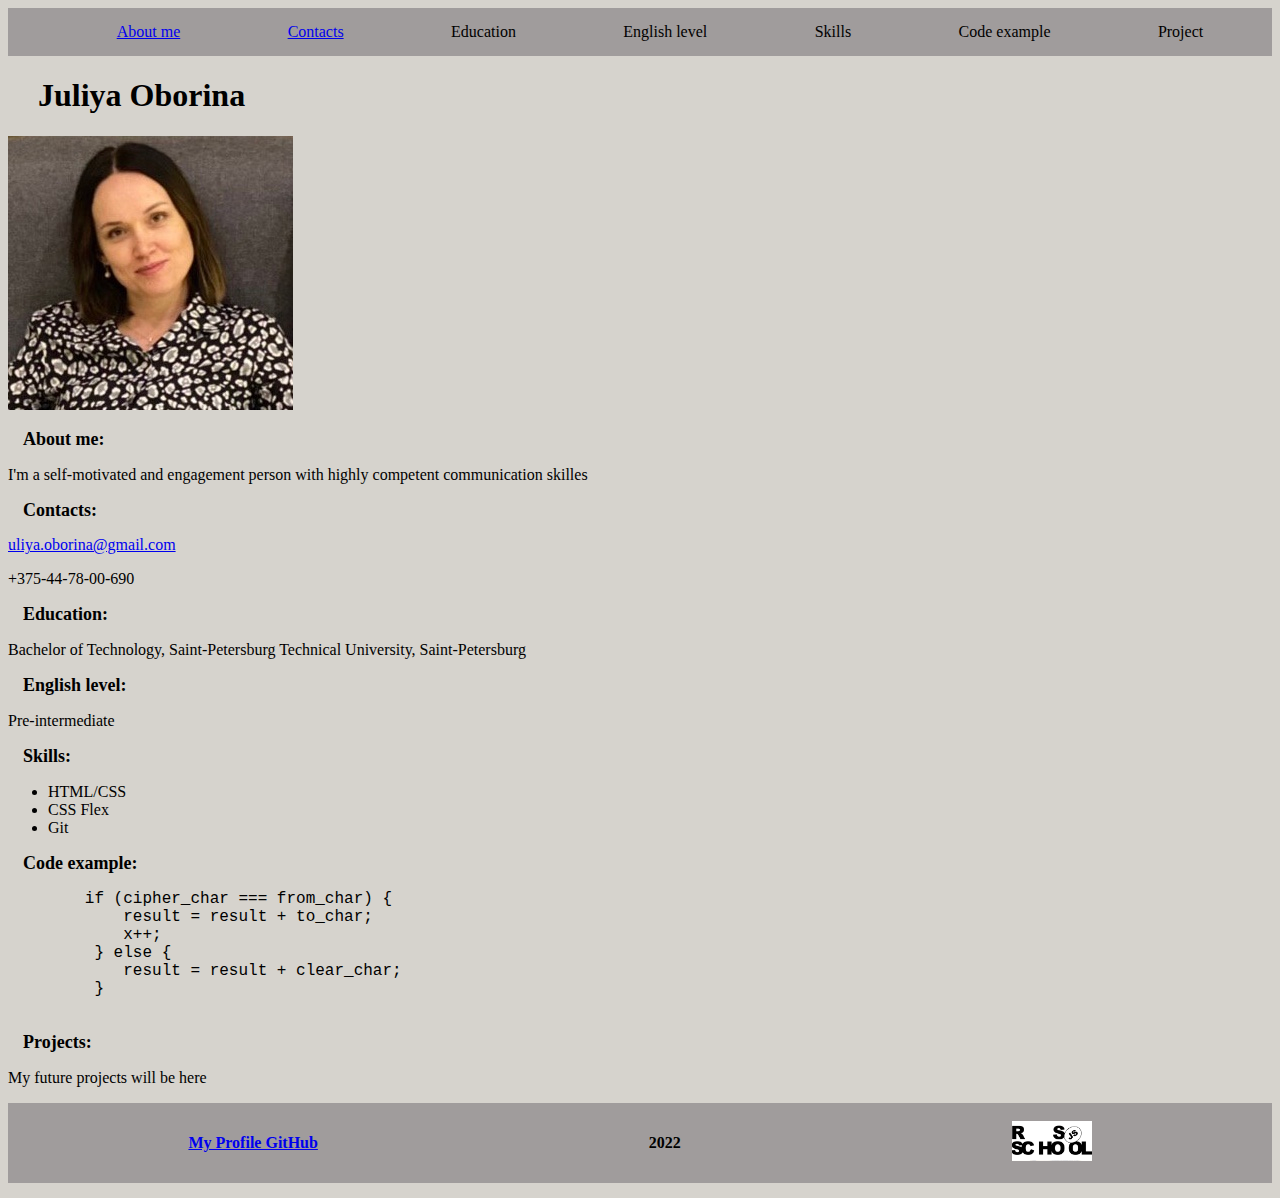
<file: index.html>
<!DOCTYPE html>
<html lang="en">
<head>
    <meta charset="UTF-8">
    <meta http-equiv="X-UA-Compatible" content="IE=edge">
    <meta name="viewport" content="width=device-width, initial-scale=1.0">
    <title>CV Juliya Oborina</title>
    <link rel="stylesheet" href="style.css">
</head>
<body class="body">
    <header class="header">
        <nav class="navigation">
            <ul class="navigation_list">
              <li class="navigation_items">
                <a href="#about-me">About me</a>
              </li>
              <li class="navigation_items">
                <a href="#Contacts">Contacts</a>
              </li>
              <li class="navigation_items">Education</li>
              <li class="navigation_items">English level</li>
              <li class="navigation_items">Skills</li>
              <li class="navigation_items">Code example</li>
              <li class="navigation_items">Project</li>
            </ul>
        </nav>
    </header>
    <main>
      <div>
        <h1 class="h1">Juliya Oborina</h1>
        <img src="IMG_7581-2_2.jpg" alt="Foto Juliya Oborina">
      </div>
      <div>
        <h2 class="h2">About me:</h2>
        <p>I'm a self-motivated and engagement person with highly competent communication skilles</p>
      </div>
      <div>
        <h2 class="h2">Contacts:</h2>
        <ul class="typenone">
          <li><a href="mailto:uliya.oborina@gmail.com">uliya.oborina@gmail.com</a></li>
          <li><p>+375-44-78-00-690</p></li>
        </ul>
      </div>
      <div>
        <h2 class="h2">Education:</h2>
        <p>Bachelor of Technology, Saint-Petersburg Technical University, Saint-Petersburg</p>
      </div>
      <div>
        <h2 class="h2">English level:</h2>
        <p>Pre-intermediate</p>
      </div>
      <div>
        <h2 class="h2">Skills:</h2>
        <ul>
          <li>HTML/CSS</li>
          <li>CSS Flex</li>
          <li>Git</li>
        </ul>
      </div>
      <div>
        <h2 class="h2">Code example:</h2>
        <pre>
        if (cipher_char === from_char) {
            result = result + to_char;
            x++;
         } else {
            result = result + clear_char;
         }
         </pre>
      </div>
      <div>
        <h2 class="h2">Projects:</h2>
        <p>My future projects will be here</p>
      </div> 
    </main>
    <footer class="footer">
      <a href="https://github.com/JuliliOb">
        My Profile GitHub
      </a>
      <p>2022</p>
      <a href="https://rs.school/js/">
        <img src="IMG_1262_1.JPG" width="80" height="40" alt="RSSchool">
      </a>
    </footer>
    </body>
</html>
</file>
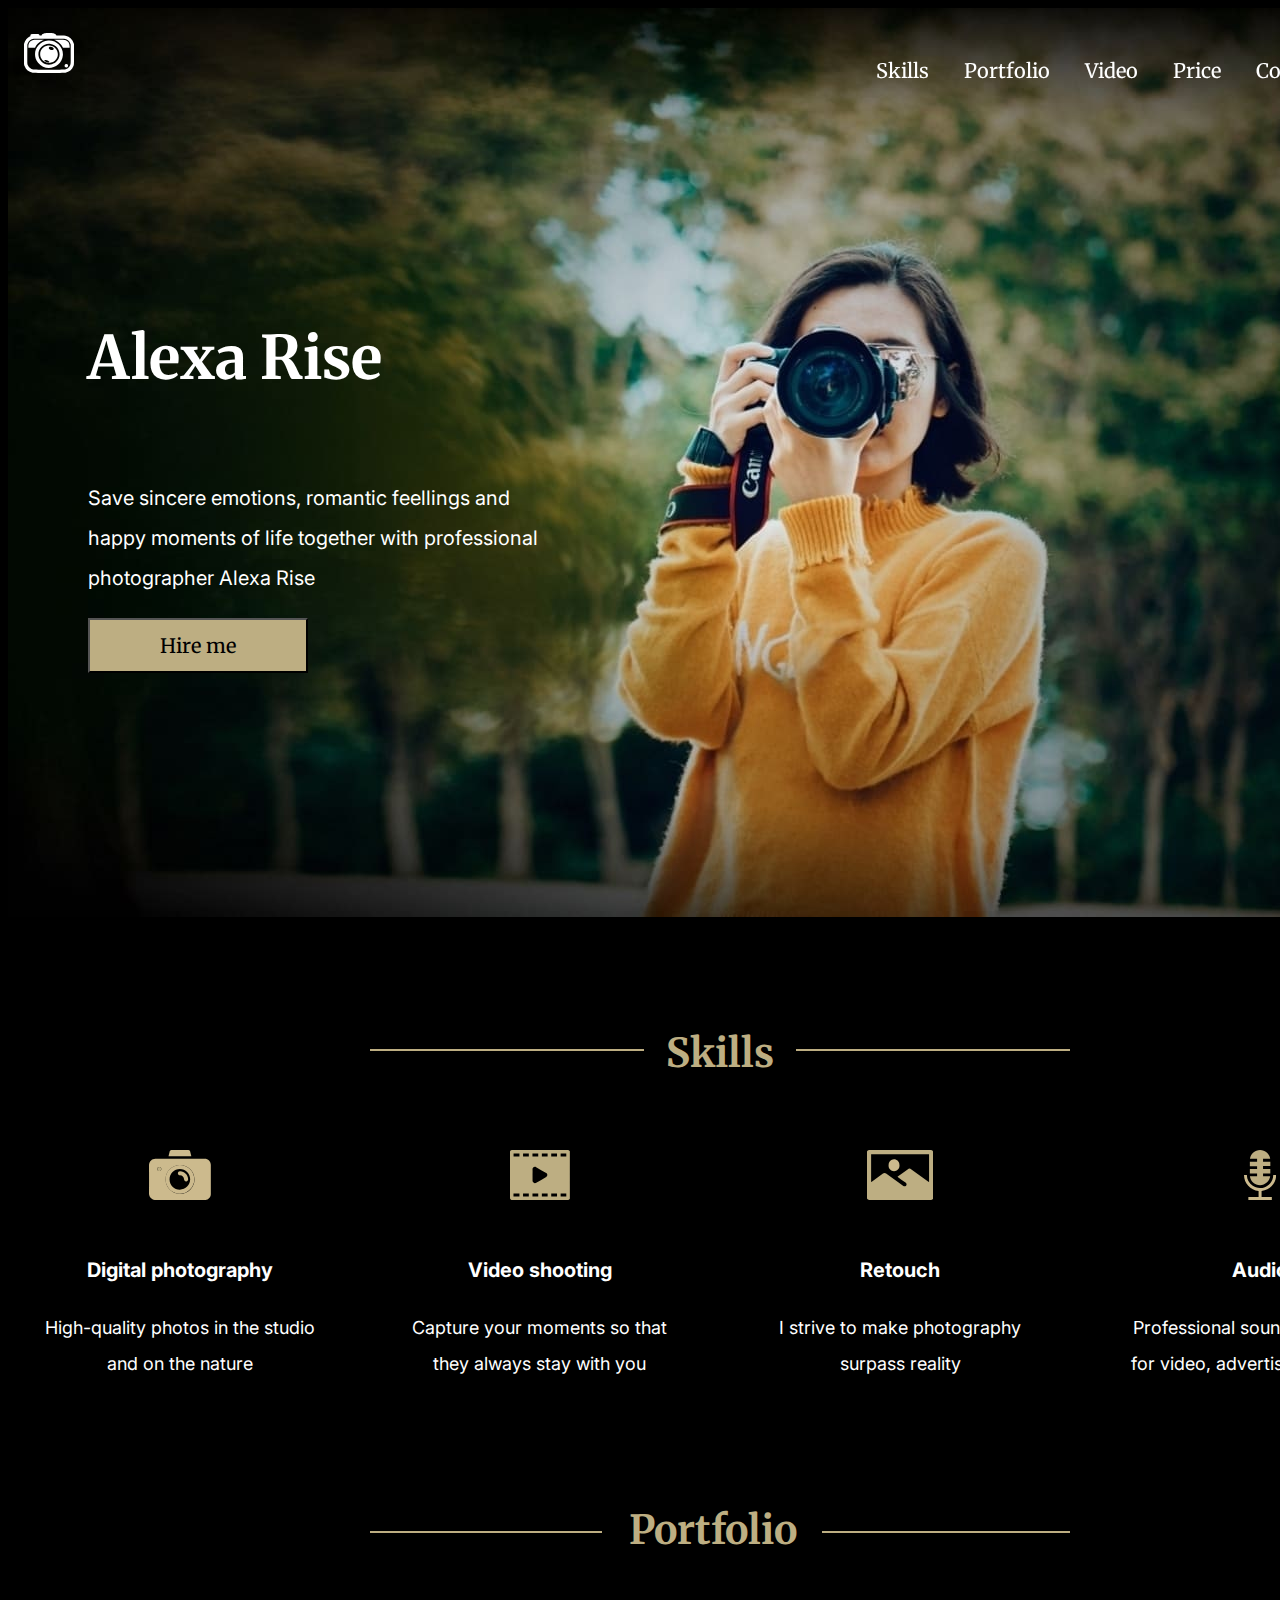
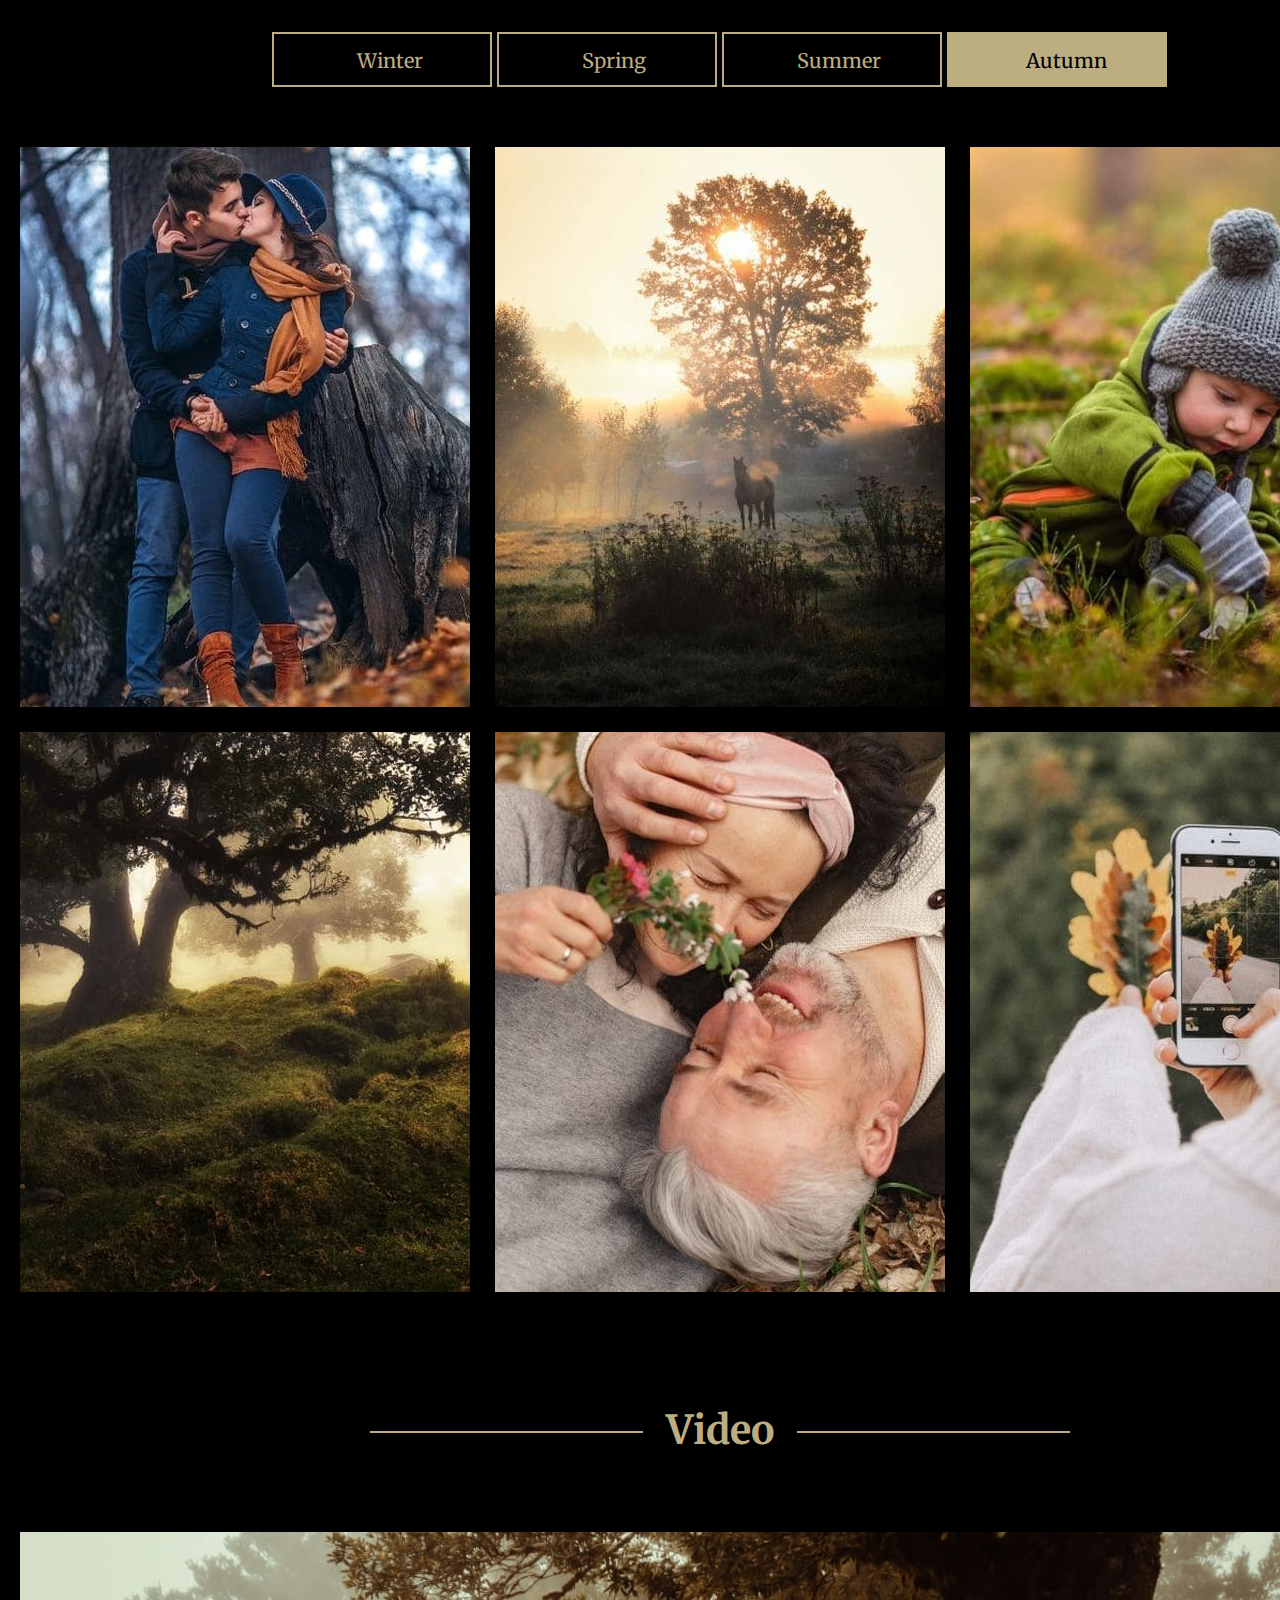
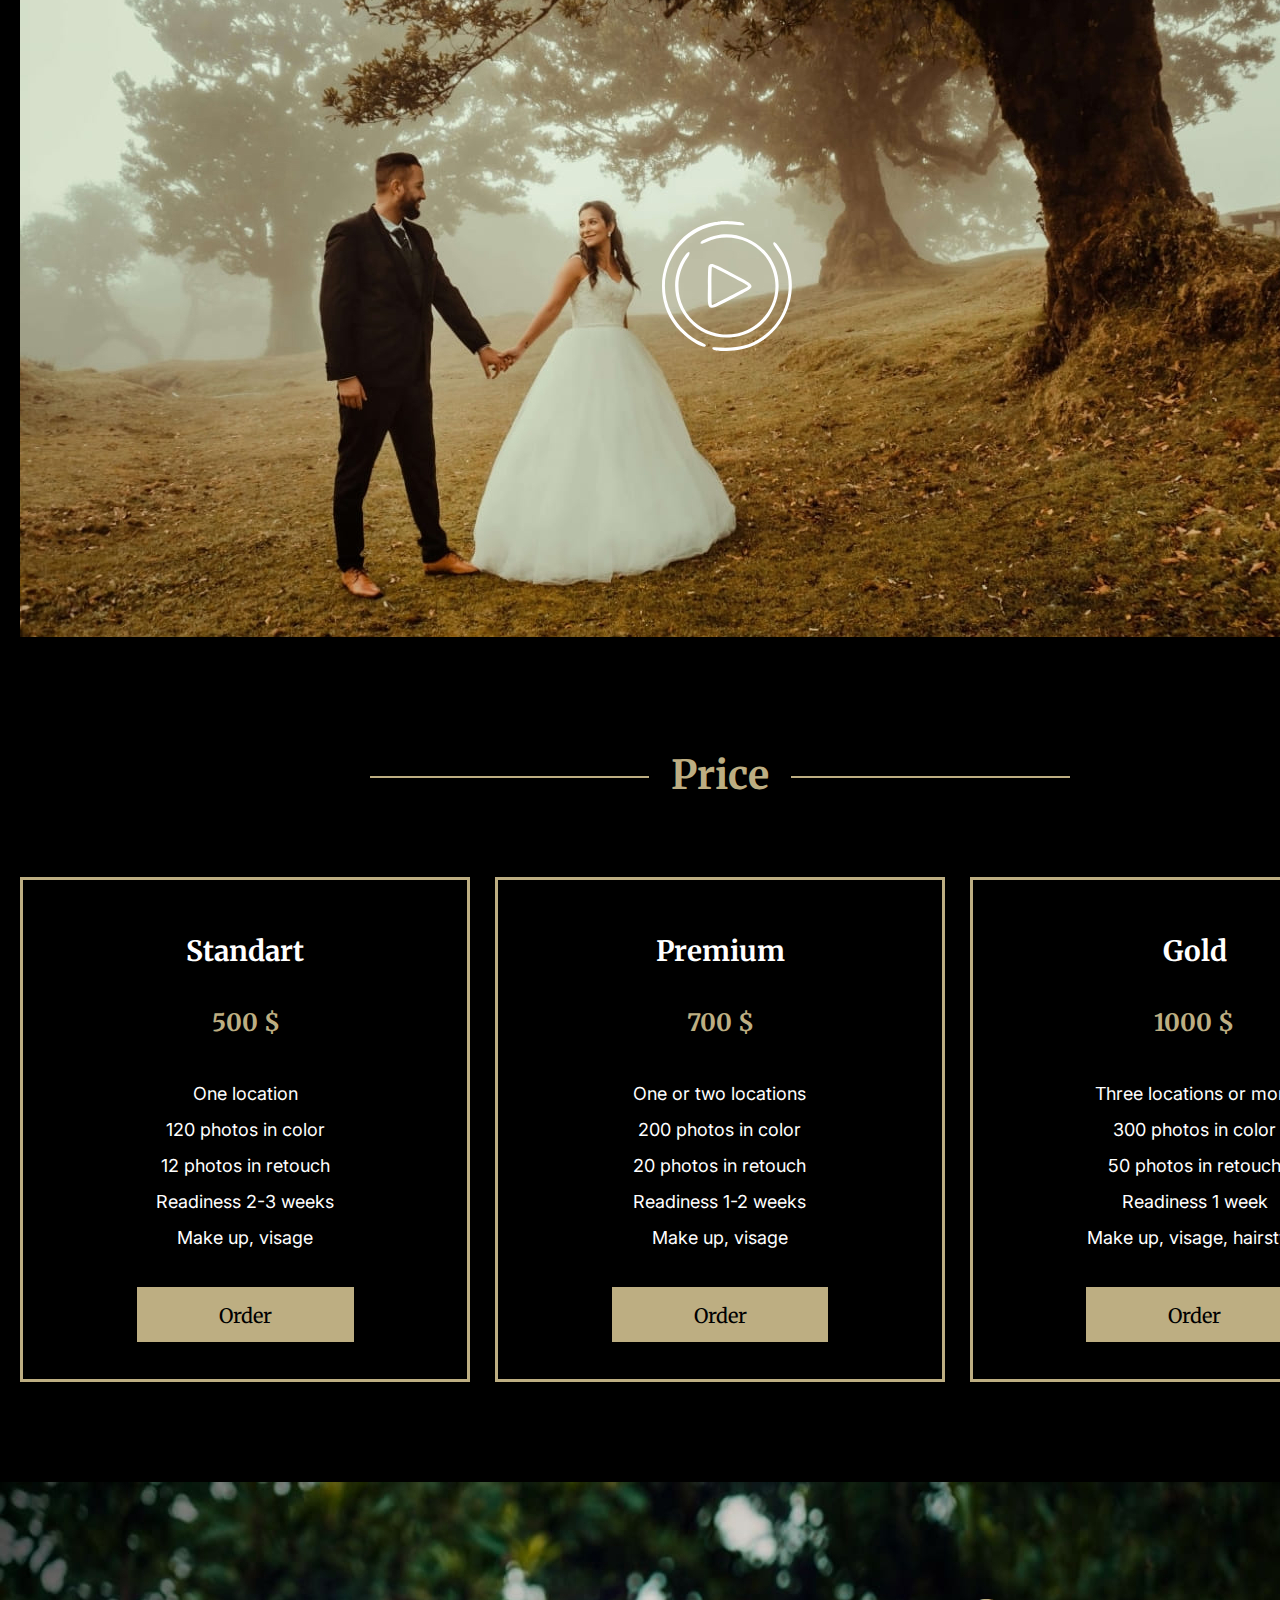
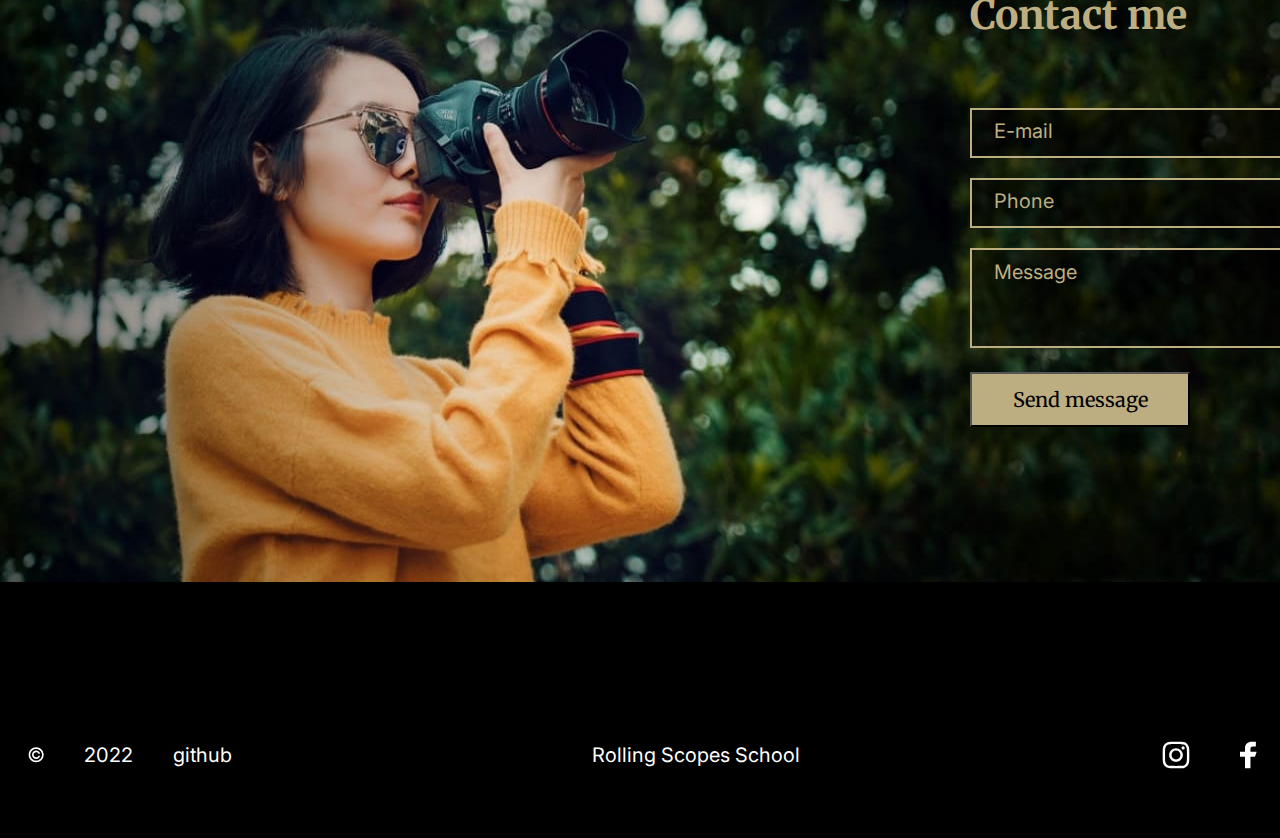
<file: Portfolio/index.html>
<!DOCTYPE html>
<html class="page" lang="en">
<head>
    <meta charset="UTF-8">
    <meta http-equiv="X-UA-Compatible" content="IE=edge">
    <meta name="viewport" content="width=device-width, initial-scale=1.0">
    <link rel = "stylesheet" href="style.css">
    <link rel="preconnect" href="https://fonts.googleapis.com">
    <link rel="preconnect" href="https://fonts.gstatic.com" crossorigin>
    <link href="https://fonts.googleapis.com/css2?family=Inter:wght@100&family=Merriweather:wght@300;700&display=swap" rel="stylesheet">
    <title>Portfolio</title>
    <link rel="icon" href="assets/favicon.ico">
    <script src="index.js"></script>
</head>
<body class="body">
    <header class="header">
        <div class="conteiner">
            <div class="logo">
                <img class="logo" src="img/logo.svg" alt="logo">
            </div>
            <div class="nav">
                <nav>
                    <ul class="navlist">
                        <li class="navitem">
                            <a href="#Skills">Skills</a>
                        </li>
                        <li class="navitem">
                            <a href="#Portfolio">Portfolio</a>
                        </li>
                        <li class="navitem">
                            <a href="#Video">Video</a>
                        </li>
                        <li class="navitem">
                            <a href="#Price">Price</a>
                        </li>
                        <li class="navitem">
                            <a href="#Contacts">Contacts</a>
                        </li>
                    </ul>
                </nav>
            </div>
            <div class="switch_lang">
                <span class="switch_en">en</span>
                <span class="switch">/</span>
                <span class="switch_ru">ru</span>
            </div>
        </div>
    </header>
    <main class="main">
        <section class="hero">
            <div class="conteiner_hero">
                <h1 class="hero_title">Alexa Rise</h1>
                <p class="hero_text">Save sincere emotions, romantic feellings and   happy moments of life together with professional photographer Alexa Rise</p>
                <form class="hero_form">
                    <button class="hero_button">Hire me</button>
                </form>
            </div>
        </section>
        <section class="skills" id="Skills">
            <div class="section_title">
                <div class="span_title">
                    <h2 class="skills_text">Skills</h2>
                </div>
                <div class="section_title_line">
                </div>
            </div>
            <div class="skills_item">
                <div class="camera1">
                    <img class="imgcamera1" src="img/camera1.svg" alt="camera">
                    <div class="div1camera1">Digital photography</div>
                    <div class="div2camera1">High-quality photos in the studio and on the nature</div>
                </div>
                <div class="video1">
                    <img class="imgvideo1" src="img/video1.svg" alt="video">
                    <div class="div1video1">Video shooting</div>
                    <div class="div2video1">Capture your moments so that they always stay with you</div>
                </div>
                <div class="img1">
                    <img class="imgimg1" src="img/image1.svg" alt="img">
                    <div class="div1img1">Retouch</div>
                    <div class="div2img1">I strive to make photography surpass reality</div>
                </div>
                <div class="mic1">
                    <img class="imgmic1" src="img/mic1.svg" alt="mic">
                    <div class="div1mic1">Audio</div>
                    <div class="div2mic1">Professional sounds recording for video, advertising, portfolio</div>
                </div>
            </div>
        </section>
        <section class="portfolio" id="Portfolio">
            <div class="portfolio_section_title">
                <div class="portfolio_span_title">
                    <h2 class="portfolio_text">Portfolio</h2>
                </div>
                <div class="portfolio_title_line">
                </div>
            </div>
            <div class="portfolio_buttons">
                <div class="portfolio_button1">
                    <button class="button_winter">Winter</button>
                </div>
                <div class="portfolio_button2">
                    <button class="button_spring">Spring</button>
                </div>
                <div class="portfolio_button3">
                    <button class="button_summer">Summer</button>
                </div>
                <div class="portfolio_button4">
                    <button class="button_autumn">Autumn</button>
                </div>
            </div>
            <div class="portfolio_items">
                <div class="portfolio_item">
                    <img src="img/portfolio-img.jpg" alt="foto">
                </div>
                <div class="portfolio_item1">
                    <img src="img/portfolio-img(1).jpg" alt="foto">
                </div>
                <div class="portfolio_item2">
                    <img src="img/portfolio-img(2).jpg" alt="foto">
                </div>
                <div class="portfolio_item3">
                    <img src="img/portfolio-img(3).jpg" alt="foto">
                </div>
                <div class="portfolio_item4">
                    <img src="img/portfolio-img(4).jpg" alt="foto">
                </div>
                <div class="portfolio_item5">
                    <img src="img/portfolio-img(5).jpg" alt="foto">
                </div>
            </div>
        </section>
        <section class="video" id="Video">
            <div class="video_section_title">
                <div class="video_span_title">
                    <h2 class="video_text">Video</h2>
                </div>
                <div class="video_title_line">
                </div>
            </div>
            <img class="video_player" src="img/video-player.jpg" alt="video-player">
            <button class="video_hover"><img src="img/Play_hover.svg" alt="video-hover"></button>
        </section>
        <section class="price" id="Price">
            <div class="price_section_title">
                <div class="price_span_title">
                    <h2 class="price_text">Price</h2>
                </div>
                <div class="price_title_line">
                </div>
            </div>
            <div class="price_items">
                <div class="price_item1">
                    <div class="div1_price_item1">Standart</div>
                    <div class="div2_price_item1">500 $</div>
                    <div class="div3_price_item1">
                        <p>One location</p>
                        <p>120 photos in color</p>
                        <p>12 photos in retouch</p>
                        <p>Readiness 2-3 weeks</p>
                        <p>Make up, visage</p>
                    </div>
                    <form class="price_form1">
                        <button class="price_button1">Order shooting</button>
                    </form>
                </div>
                <div class="price_item2">
                    <div class="div1_price_item2">Premium</div>
                    <div class="div2_price_item2">700 $</div>
                    <div class="div3_price_item2">
                        <p>One or two locations</p>
                        <p>200 photos in color</p>
                        <p>20 photos in retouch</p>
                        <p>Readiness 1-2 weeks</p>
                        <p>Make up, visage</p>
                    </div>
                    <form class="price_form2">
                        <button class="price_button2">Order shooting</button>
                    </form>
                </div>
                <div class="price_item3">
                    <div class="div1_price_item3">Gold</div>
                    <div class="div2_price_item3">1000 $</div>
                    <div class="div3_price_item3">
                        <p>Three locations or more</p>
                        <p>300 photos in color</p>
                        <p>50 photos in retouch</p>
                        <p>Readiness 1 week</p>
                        <p>Make up, visage, hairstyle</p>
                    </div>
                    <form class="price_form3">
                        <button class="price_button3">Order shooting</button>
                    </form>
                </div>
            </div>     
        </section>
        <section class="contacts" id="Contacts">
            <img src="img/contacts.jpg" alt="img_contacts">
            <div class="contacts_conteiner">
                <div>
                    <h2 class="h2_contacts">Contact me</h2>
                </div>
                <form>
                    <input class="input_email" type="email" placeholder="E-mail">              
                </form>
                <form>
                    <input class="input_phone" type="tel" placeholder="Phone">              
                </form>
                <form>
                    <textarea class="message" placeholder="Message"></textarea>
                </form>
                <button class="button_message">Send message</button>
            </div>    
        </section>
    </main>
    <footer class="footer">
        <div class="footer_data">
            <img class="imgfooter_data" src="img/©.svg" alt="img">
            <div class="footer_data1">2022</div>
            <div class="footer_data2">
                <a href="https://github.com/JuliliOb">github</a>
            </div>
        </div>
        <div class="center">
            <div>
                <a href="https://rs.school/js-stage0/">Rolling Scopes School</a>
            </div>
        </div>
        <div class="right">
            <img class="footer_data" src="img/inst1.svg" alt="insta">
            <img class="footer_data" src="img/fb1.svg" alt="fb">
            <img class="footer_data" src="img/tw1.svg" alt="tw">
            <img class="footer_data" src="img/pinterest1.svg" alt="pinterest">
        </div>
    </footer>
</body>
</html>
</file>
<file: style.css>
.header {
background-color: rgb(160, 156, 156);
padding: 15px;
}

.body {
font-family: 'Times New Roman', Times, serif;
font-size: 16px;
margin: 0, auto;
padding: 0;
background-color: rgb(214, 211, 205);
}

.h1 {
margin-left: 30px;
}

.h2 {
margin-left: 15px;
font-size: 18px;
}

A:visited {
color: black;
}

.navigation {
display: block;
}

.navigation_list {
display: flex;
flex-wrap: wrap;
justify-content: space-around;
flex-direction: row;
list-style: none;
margin: auto;
}

.typenone {
list-style-type: none;
padding: 0;
margin: 0;
}

.footer {
display: flex;
flex-direction: row;
justify-content: space-around;
align-items: center;
font-weight: bold;
margin: auto;
padding: 15px;
background-color: rgb(160, 156, 156);
}
</file>
<file: Portfolio/style.css>
html {
    scroll-behavior: smooth; 
    overflow-x:  hidden;
}
.page {
background-color: #000000;
}
.body {
    min-height: 100vh;
    width: 1440px;
    margin: 0, auto;
    padding: 0;
    font-family: 'Inter', sans-serif;
    font-family: 'Merriweather', serif;
}
* {
    box-sizing: border-box;
}
.header {
    position: relative;
    width: 1440px;
    margin: 0 auto;
    height: 90px;
    left: 0px;
    top: 0px;
    filter: drop-shadow(0px 4px 4px rgba(0, 0, 0, 0.25));
    background: url(img/bg.jpg);
    background-position: 0 top;
    background-repeat: no-repeat;
}
.conteiner {
    height: 90px;
    width: 1440px;
    height: 90px;
    text-align: center;
    vertical-align: middle;
}
.logo {
    position: relative;
    margin-top: 10px;
    display: inline-block;
    width: 50px;
    height: 50px;
    filter: drop-shadow(0px 4px 4px rgba(0, 0, 0, 0.25));
    z-index: 2;   
    transition: 0.3s;
}
.logo:hover {
    filter: invert(26%) sepia(15%) saturate(638%) hue-rotate(7deg) brightness(92%)
      contrast(87%);
}
.nav {
    display: inline-block;
    height: 50px;
    z-index: 2;
    margin-left: 780px;
    width: 500px;
}
.navlist {
    display: flex;
    justify-content: space-around;
    align-items: center;
    margin: 0 auto;
    padding: 0;
    width: 500px;
    height: 50px;
    margin-left: auto;
    list-style: none;
    font-size: 20px;
    line-height: 50px;
}
a {
    color: #FFFFFF;
    text-decoration: none;
}
.switch_lang {
    display: inline-block;
    height: 50px;
    left: 93.75%;
    right: 1.39%;
    top: 20px;  
    z-index: 2;
    margin-left: 0px;
    width: 70px;
}
.switch_en {
    width: 25px;
    height: 50px;
    left: calc(50% - 25px/2 - 22.5px);
    top: 0px;
    font-family: Inter;
    font-style: normal;
    font-weight: bold;
    font-size: 20px;
    line-height: 50px;
    text-align: center;
    color: #BDAE82;
}
.switch {
    width: 8px;
    height: 50px;
    left: calc(50% - 8px/2 + 3px);
    top: 0px;
    font-family: Inter;
    font-style: normal;
    font-weight: bold;
    font-size: 20px;
    line-height: 50px; 
    text-align: center;
    color: #FFFFFF;
}
.switch_ru {
    width: 22px;
    height: 50px;
    left: calc(50% - 22px/2 + 26px);
    top: 0px;
    font-family: Inter;
    font-style: normal;
    font-weight: bold;
    font-size: 20px;
    line-height: 50px;
    text-align: center;
    color: #FFFFFF;
}
.hero {
    position:relative;
    height: 820px;
    width: 1440px;
    background: url(img/bg.jpg);
    background-position: center -91px;
    background-repeat: no-repeat;
}
div.conteiner_hero {
    height: 330px;
    width: 470px;
    margin-top: 160px;
    margin-left: 80px;
    display: flex;
    flex-direction: column;
    justify-content: flex-start;
}
.hero_button {
    height: 55px;
    width: 220px;
    left: 0%;
    right: 56%;
    top: 275px;
    background-color: #BDAE82;
    font-family: Inter;
    font-style: normal;
    font-weight: normal;
    font-size: 20px;
    line-height: 40px;
    text-align: center;
    color: #000000;
    cursor: pointer;
    font-family: inherit;
}
.hero_title {
    height: 120px;
    width: 500px;
    left: 0%;
    right: 0%;
    top: 0px;
    font-family: Merriweather;
    font-style: normal;
    font-weight: bold;
    font-size: 60px;
    line-height: 120px;
    color: #FFFFFF;
}
.hero_text {
    height: 120px;
    left: 0%;
    right: 6%;
    top: 130px;
    font-family: Inter;
    font-style: normal;
    font-weight: normal;
    font-size: 20px;
    line-height: 40px;
    color: #FFFFFF;
}
.main {
    display: grid;
    grid-template-rows: 910px 482px 1500px 945px 845px 700px;
}
.skills {
    position: absolute;
    width: 1440px;
    height: 482px;
    left: 0px;
    top: 910px;
}
.section_title {
    display: grid;
    position: absolute;
    height: 80px;
    width: 700px;
    left: 25.69%;
    right: 25.69%;
    top: 100px;
}
.span_title {
    position: absolute;
    width: 152px;
    height: 80px;
    left: calc(50% - 152px/2);
    top: 0px;
    background-color: #000000;
    z-index: 2;
}
.skills_text {
    position: relative;
    width: 112px;
    height: 80px;
    left: calc(50% - 112px/2);
    top: -30px;
    font-family: Merriweather;
    font-style: normal;
    font-weight: bold;
    font-size: 40px;
    line-height: 80px;
    text-align: center;
    color: #BDAE82;
}
.section_title_line {
    position: absolute;
    width: 50%;
    display: flex;
    justify-content: center;
    height: 2px;
    left: 0%;
    right: 0%;
    top: 39px;
    width: 700px;
    background: #BDAE82;
    border-radius: 0px;
    z-index: 1;
}
.skills_item {
    display: flex;
    position: absolute;
    height: 242px;
    left: 1.39%;
    right: 1.39%;
    top: 240px;
}
.camera1 {
    position: absolute;
    height: 240px;
    left: 0%;
    right: 77.14%;
    top: 0px;
}
.imgcamera1 {
    position: absolute;
    width: 62px;
    height: 50px;
    left: 129px;
    top: 0px;
}
.div1camera1 {
    position: absolute;
    width: 280px;
    height: 40px;
    left: calc(50% - 280px/2);
    top: 100px;
    font-family: Inter;
    font-style: normal;
    font-weight: bold;
    font-size: 20px;
    line-height: 40px;
    text-align: center;
    color: #FFFFFF;
}
.div2camera1 {
    position: absolute;
    width: 280px;
    height: 72px;
    left: calc(50% - 280px/2);
    top: 160px;
    font-family: Inter;
    font-style: normal;
    font-weight: normal;
    font-size: 18px;
    line-height: 36px;
    text-align: center;
    color: #FFFFFF;
}
.video1 {
    position: absolute;
    height: 240px;
    left: 25.71%;
    right: 51.43%;
    top: 0px;
}
.imgvideo1 {
    position: absolute;
    width: 60px;
    height: 50px;
    left: 130px;
    top: 0px;
}
.div1video1 {
    position: absolute;
    width: 280px;
    height: 40px;
    left: calc(50% - 280px/2);
    top: 100px;
    font-family: Inter;
    font-style: normal;
    font-weight: bold;
    font-size: 20px;
    line-height: 40px;
    text-align: center;
    color: #FFFFFF;
}
.div2video1 {
    position: absolute;
    width: 280px;
    height: 72px;
    left: calc(50% - 280px/2);
    top: 160px;
    font-family: Inter;
    font-style: normal;
    font-weight: normal;
    font-size: 18px;
    line-height: 36px;
    text-align: center;
    color: #FFFFFF;
}
.img1 {
    position: absolute;
    height: 240px;
    left: 51.43%;
    right: 25.71%;
    top: 0px;   
}
.imgimg1 {
    position: absolute;
    width: 66px;
    height: 50px;
    left: 127px;
    top: 0px;
}
.div1img1 {
    position: absolute;
    width: 280px;
    height: 40px;
    left: calc(50% - 280px/2);
    top: 100px;
    font-family: Inter;
    font-style: normal;
    font-weight: bold;
    font-size: 20px;
    line-height: 40px;
    text-align: center;
    color: #FFFFFF;    
}
.div2img1 {
    position: absolute;
    width: 280px;
    height: 72px;
    left: calc(50% - 280px/2);
    top: 160px;
    font-family: Inter;
    font-style: normal;
    font-weight: normal;
    font-size: 18px;
    line-height: 36px;
    text-align: center;
    color: #FFFFFF;
}
.mic1 {
    position: absolute;
    height: 240px;
    left: 77.14%;
    right: 0%;
    top: 0px;
}
.imgmic1 {
    position: absolute;
    width: 32px;
    height: 50px;
    left: 144px;
    top: 0px;
}
.div1mic1 {
    position: absolute;
    width: 280px;
    height: 40px;
    left: calc(50% - 280px/2);
    top: 100px;
    font-family: Inter;
    font-style: normal;
    font-weight: bold;
    font-size: 20px;
    line-height: 40px;
    text-align: center;
    color: #FFFFFF;
}
.div2mic1 {
    position: absolute;
    width: 280px;
    height: 72px;
    left: calc(50% - 280px/2);
    top: 160px;
    font-family: Inter;
    font-style: normal;
    font-weight: normal;
    font-size: 18px;
    line-height: 36px;
    text-align: center;
    color: #FFFFFF;
}
.portfolio {
    position: absolute;
    width: 1440px;
    height: 1500px;
    left: 0px;
    top: 1392px;
}
.portfolio_section_title {
    position: absolute;
    height: 80px;
    left: 25.69%;
    right: 25.69%;
    top: 100px;
}
.portfolio_span_title {
    position: absolute;
    width: 220px;
    height: 80px;
    left: calc(50% - 220px/2 - 8px);
    top: 0px;
    background-color: #000000;
    z-index: 2;
}
.portfolio_text {
    position: relative;
    width: 181px;
    height: 80px;
    left: calc(50% - 181px/2 + 0.5px);
    top: -35px;
    font-family: Merriweather;
    font-style: normal;
    font-weight: bold;
    font-size: 40px;
    line-height: 80px;
    text-align: center;
    color: #BDAE82;
}
.portfolio_title_line {
    display: flex;
    position: absolute;
    height: 2px;
    left: 0%;
    right: 0%;
    top: 39px;
    background: #BDAE82;
    border-radius: 0px;
    z-index: 1;
}
.portfolio_buttons {
    display: flex;
    position: absolute;
    width: 895px;
    height: 55px;
    left: 272px;
    top: 240px;
    cursor: pointer;
    font-family: inherit;
}
.portfolio_button1 {
    position: absolute;
    width: 220px;
    height: 55px;
    left: calc(50% - 220px/2 - 338px);
    top: 0px;  
    border: 2px solid #BDAE82;
    border-radius: 0px;
    cursor: pointer;
    font-family: inherit;
}
.button_winter {
    position: absolute;
    width: 62px;
    height: 40px;
    left: calc(50% - 62px/2);
    top: calc(50% - 40px/2 + 0.5px);
    font-family: Inter;
    font-style: normal;
    font-weight: normal;
    font-size: 20px;
    line-height: 40px;
    text-align: center;
    color: #BDAE82;  
    background-color: #000000;
    border: none;
    cursor: pointer;
    font-family: inherit;
}
.portfolio_button2 {
    position: absolute;
    width: 220px;
    height: 55px;
    left: calc(50% - 220px/2 - 113px);
    /*top: calc(50% - 55px/2 - 482.5px);*/
    border: 2px solid #BDAE82;
    border-radius: 0px;
    cursor: pointer;
    font-family: inherit;
}
.button_spring {
    position: absolute;
    width: 62px;
    height: 40px;
    left: calc(50% - 62px/2);
    top: calc(50% - 40px/2 + 0.5px);
    font-family: Inter;
    font-style: normal;
    font-weight: normal;
    font-size: 20px;
    line-height: 40px;
    text-align: center;
    color: #BDAE82;
    background-color: #000000;
    border: none;
    cursor: pointer;
    font-family: inherit;
}
.portfolio_button3 {
    position: absolute;
    width: 220px;
    height: 55px;
    left: calc(50% - 220px/2 + 112px);
    /*top: calc(50% - 55px/2 - 482.5px);*/
    border: 2px solid #BDAE82;
    border-radius: 0px;
    cursor: pointer;
    font-family: inherit;
}
.button_summer {
    position: absolute;
    width: 81px;
    height: 40px;
    left: calc(50% - 81px/2 - 0.5px);
    top: calc(50% - 40px/2 + 0.5px);
    font-family: Inter;
    font-style: normal;
    font-weight: normal;
    font-size: 20px;
    line-height: 40px;
    text-align: center;
    color: #BDAE82;
    border: none;
    background-color: #000000;
    cursor: pointer;
    font-family: inherit;
}
.portfolio_button4 {
    position: absolute;
    width: 220px;
    height: 55px;
    left: calc(50% - 220px/2 + 337px);
    /*top: calc(50% - 55px/2 - 482.5px);*/
    background: #BDAE82;
    border: 2px solid #BDAE82;
    border-radius: 0px;
    cursor: pointer;
    font-family: inherit;
}
.button_autumn {
    position: absolute;
    width: 74px;
    height: 40px;
    left: calc(50% - 74px/2);
    top: calc(50% - 40px/2 + 0.5px);
    font-family: Inter;
    font-style: normal;
    font-weight: normal;
    font-size: 20px;
    line-height: 40px;
    text-align: center;
    color: #000000;
    border: none;
    background-color: #BDAE82;
    cursor: pointer;
    font-family: inherit;
}
.portfolio_items {
    display: grid;
    grid-template-columns: 450px 450px 450px;
    grid-template-rows: 560px 560px;
    gap: 25px;
    position: absolute;
    height: 1145px;
    left: 1.39%;
    right: 1.39%;
    top: 355px;    
}
.video {
    position: absolute;
    width: 1440px;
    height: 945px;
    left: 0px;
    top: 2892px;
}
.video_section_title {
    position: absolute;
    height: 80px;
    left: 25.69%;
    right: 25.69%;
    top: 100px;
}
.video_span_title {
    position: absolute;
    width: 154px;
    height: 80px;
    left: calc(50% - 154px/2);
    top: 0px;
    background-color: #000000;
    z-index: 2;
}
.video_text {
    position: relative;
    width: 114px;
    height: 80px;
    left: calc(50% - 114px/2);
    top: -35px;
    font-family: Merriweather;
    font-style: normal;
    font-weight: bold;
    font-size: 40px;
    line-height: 80px;
    text-align: center;
    color: #BDAE82;
}
.video_title_line {
    position: absolute;
    height: 2px;
    left: 0%;
    right: 0%;
    top: 39px;
    background: #BDAE82;
    border-radius: 0px;
    z-index: 1;
}
.video_player {
    position: absolute;
    width: 1400px;
    height: 705px;
    left: 20px;
    top: 240px;
    z-index: 1;
}
.video_hover {
    position: absolute;
    width: 129.86px;
    height: 130px;
    left: 656px;
    top: 528px;
    z-index: 2;
    background-color: rgba(255,255,255,0);
    border: none;
}
.price {
    position: absolute;
    width: 1440px;
    height: 845px;
    left: 0px;
    top: 3837px; 
}
.price_section_title {
    position: absolute;
    height: 80px;
    left: 25.69%;
    right: 25.69%;
    top: 100px;
}
.price_span_title {
    position: absolute;
    height: 80px;
    left: 39.86%;
    right: 39.86%;
    top: 0px;
    border-radius: 0px;
    background-color: #000000;
    z-index: 2;
}
.price_text {
    position: relative;
    width: 102px;
    height: 80px;
    left: calc(50% - 102px/2);
    top: -35px;
    font-family: Merriweather;
    font-style: normal;
    font-weight: bold;
    font-size: 40px;
    line-height: 80px;
    text-align: center;
    color: #BDAE82;
}
.price_title_line {
    position: absolute;
    height: 2px;
    left: 0%;
    right: 0%;
    top: 39px;
    background: #BDAE82;
    border-radius: 0px;
    z-index: 1;
}
.price_items {
    display: grid;
    grid-template-columns: repeat(4, 1fr);
    gap: 25px;
    width: 100%;
    height: 505px;
    left: 20px;
    top: 240px;
}
.price_item1 {
    position: absolute;
    height: 505px;
    left: 1.39%;
    right: 67.36%;
    top: 240px;
    border: 3px solid #BDAE82;
    border-radius: 0px;
}
.div1_price_item1 {
    position: absolute;
    width: 128px;
    height: 56px;
    left: calc(50% - 128px/2);
    top: 43px;
    font-family: Merriweather;
    font-style: normal;
    font-weight: bold;
    font-size: 28px;
    line-height: 56px;
    text-align: center;
    color: #FFFFFF;
}
.div2_price_item1 {
    position: absolute;
    width: 69px;
    height: 48px;
    left: calc(50% - 69px/2 + 0.5px);
    top: 119px;
    font-family: Merriweather;
    font-style: normal;
    font-weight: bold;
    font-size: 24px;
    line-height: 48px;
    text-align: center;
    color: #BDAE82;
}
.div3_price_item1 {
    position: absolute;
    height: 180px;
    left: 9.63%;
    right: 9.48%;
    top: 187px;
    font-family: Inter;
    font-style: normal;
    font-weight: normal;
    font-size: 18px;
    line-height: 1;
    text-align: center;
    color: #FFFFFF;   
}
.price_form1 {
    position: absolute;
    height: 55px;
    left: 25.56%;
    right: 25.56%;
    top: 407px;
    background: #BDAE82;
    border-radius: 0px;
}
.price_button1 {
    position: absolute;
    width: 142px;
    height: 40px;
    left: calc(50% - 142px/2 + 0px);
    top: 8px;
    font-family: Inter;
    font-style: normal;
    font-weight: normal;
    font-size: 20px;
    line-height: 40px;
    text-align: center;
    color: #000000;
    background-color: #BDAE82;
    border: none;
    cursor: pointer;
    font-family: inherit;
}
.price_item2 {
    position: absolute;
    height: 505px;
    left: 34.38%;
    right: 34.38%;
    top: 240px;
    border: 3px solid #BDAE82;
    border-radius: 0px;
}
.div1_price_item2 {
    position: absolute;
    width: 132px;
    height: 56px;
    left: calc(50% - 132px/2);
    top: 43px;
    font-family: Merriweather;
    font-style: normal;
    font-weight: bold;
    font-size: 28px;
    line-height: 56px;
    text-align: center;
    color: #FFFFFF;
}
.div2_price_item2 {
    position: absolute;
    width: 68px;
    height: 48px;
    left: calc(50% - 68px/2);
    top: 119px;
    font-family: Merriweather;
    font-style: normal;
    font-weight: bold;
    font-size: 24px;
    line-height: 48px;
    text-align: center;
    color: #BDAE82;
}
.div3_price_item2 {
    position: absolute;
    height: 180px;
    left: 9.55%;
    right: 9.56%;
    top: 187px;
    font-family: Inter;
    font-style: normal;
    font-weight: normal;
    font-size: 18px;
    line-height: 1;
    text-align: center;
    color: #FFFFFF;
}
.price_form2 {
    position: absolute;
    height: 55px;
    left: 25.56%;
    right: 25.56%;
    top: 407px;
    background: #BDAE82;
    border-radius: 0px;
}
.price_button2 {
    position: absolute;
    width: 142px;
    height: 40px;
    left: calc(50% - 142px/2);
    top: 8px;
    font-family: Inter;
    font-style: normal;
    font-weight: normal;
    font-size: 20px;
    line-height: 40px;
    text-align: center;
    color: #000000;
    background-color: #BDAE82;
    border: none;
    cursor: pointer;
    font-family: inherit;
}
.price_item3 {
    position: absolute;
    height: 505px;
    left: 67.36%;
    right: 1.39%;
    top: 240px;
    border: 3px solid #BDAE82;
    border-radius: 0px;
}
.div1_price_item3 {
    position: absolute;
    width: 67px;
    height: 56px;
    left: calc(50% - 67px/2 + 0.5px);
    top: 43px;
    font-family: Merriweather;
    font-style: normal;
    font-weight: bold;
    font-size: 28px;
    line-height: 56px;  
    text-align: center;
    color: #FFFFFF;
}
.div2_price_item3 {
    position: absolute;
    width: 81px;
    height: 48px;
    left: calc(50% - 81px/2 - 0.5px);
    top: 119px;
    font-family: Merriweather;
    font-style: normal;
    font-weight: bold;
    font-size: 24px;
    line-height: 48px;
    text-align: center;
    color: #BDAE82;
}
.div3_price_item3 {
    position: absolute;
    height: 180px;
    left: 9.48%;
    right: 9.64%;
    top: 187px;
    font-family: Inter;
    font-style: normal;
    font-weight: normal;
    font-size: 18px;
    line-height: 1;
    text-align: center;
    color: #FFFFFF;
}
.price_form3 {
    position: absolute;
    height: 55px;
    left: 25.56%;
    right: 25.56%;
    top: 407px;
    background: #BDAE82;
    border-radius: 0px;
}
.price_button3 {
    position: absolute;
    width: 142px;
    height: 40px;
    left: calc(50% - 142px/2 + 0px);
    top: 8px;
    font-family: Inter;
    font-style: normal;
    font-weight: normal;
    font-size: 20px;
    line-height: 40px;
    text-align: center;
    color: #000000;
    background-color: #BDAE82;
    border: none;
    cursor: pointer;
    font-family: inherit;
}
.contacts {
    position: absolute;
    width: 1440px;
    height: 700px;
    left: 0px;
    top: 4682px;
    z-index: 1;
}
.contacts_conteiner {
    display: grid;
    grid-template-rows: auto;
    grid-row-gap: 20px;
    position: absolute;
    width: 450px;
    height: 445px;
    left: 970px;
    top: 60px;
    z-index: 2;
}
.h2_contacts {
    left: calc(50% - 450px/2 + 475px);
    top: 60px;
    font-family: Merriweather;
    font-style: normal;
    font-weight: bold;
    font-size: 40px;
    line-height: 80px;
    color: #BDAE82;
    z-index: 2;
}
.email_container {
    position: absolute;
    height: 50px;
    left: 67.36%;
    right: 1.39%;
    top: 180px;
    background: rgba(0, 0, 0, 0.5);
    border: 2px solid #BDAE82;
    border-radius: 0px;
    z-index: 2;
}
.input_email {
    width: 450px;
    height: 50px;
    left: 67.36%;
    right: 1.39%;
    top: 180px;
    background: rgba(0, 0, 0, 0.5);
    border: 2px solid #BDAE82;
    border-radius: 0px;
    z-index: 2;
    color: #BDAE82;
}
::placeholder {
    font-family: Inter;
    font-style: normal;
    font-weight: normal;
    font-size: 20px;
    color: #BDAE82;
    padding-left: 20px;
}
.input_phone {
    height: 50px;
    width: 450px;
    left: 67.36%;
    right: 1.39%;
    top: 250px;
    background: rgba(0, 0, 0, 0.5);
    border: 2px solid #BDAE82;
    border-radius: 0px;
    line-height: 40px;
}
.message {
    height: 100px;
    width: 450px;
    left: 67.36%;
    right: 1.39%;
    top: 320px;
    background: rgba(0, 0, 0, 0.5);
    border: 2px solid #BDAE82;
    border-radius: 0px;
    resize: none;
    line-height: 40px;
}
.button_message {
    width: 220px;
    height: 55px;
    left: 67.36%;
    right: 17.36%;
    top: 450px;
    background: #BDAE82;
    border-radius: 0px;
    font-family: Inter;
    font-style: normal;
    font-weight: normal;
    font-size: 20px;
    line-height: 40px;
    text-align: center;
    cursor: pointer;
    font-family: inherit;
}
.footer {
    display: flex;
    justify-content: space-between;
    align-items: center;
    align-content: space-between;
    width: 1440px;
    height: 150px;
    left: 0px;
    top: 5382px;
}
.footer_data {
    display: flex;
    justify-content: center;
    align-items: center;
    
    left: 1.39%;
    right: 85.97%;
    top: calc(50% - 50px/2);
}
.imgfooter_data {
    
    left: 0%;
    right: 89.56%;
    top: calc(50% - 50px/2);
    font-family: Inter;
    font-style: normal;
    font-weight: normal;
    font-size: 20px;
    line-height: 1;
    color: #FFFFFF;
    margin: 0 20px;
}
div.footer_data1 {
    height: 50px;
    left: 21.43%;
    right: 51.65%;
    top: calc(50% - 50px/2);
    font-family: Inter;
    font-style: normal;
    font-weight: normal;
    font-size: 20px;
    line-height: 50px;
    color: #FFFFFF;
    margin: 0 20px;
}
div.footer_data2 {
    height: 50px;
    left: 59.34%;
    right: 7.14%;
    top: calc(50% - 50px/2);
    font-family: Inter;
    font-style: normal;
    font-weight: normal;
    font-size: 20px;
    line-height: 50px;
    color: #FFFFFF;
    margin: 0 20px;
}
.right {
    display: flex;
    justify-content: space-between;
    align-items: center;
    align-content: space-between;
    height: 50px;
    left: 1232px;
    top: 50px;
    margin-right: 20px;
}
.center { 
    height: 50px;
    left: 42.71%;
    right: 42.64%;
    top: calc(50% - 50px/2);
    font-family: Inter;
    font-style: normal;
    font-weight: normal;
    font-size: 20px;
    line-height: 50px;
    color: #FFFFFF;  
}
img.footer_data {
    margin: 0 20px;
}
</file>
